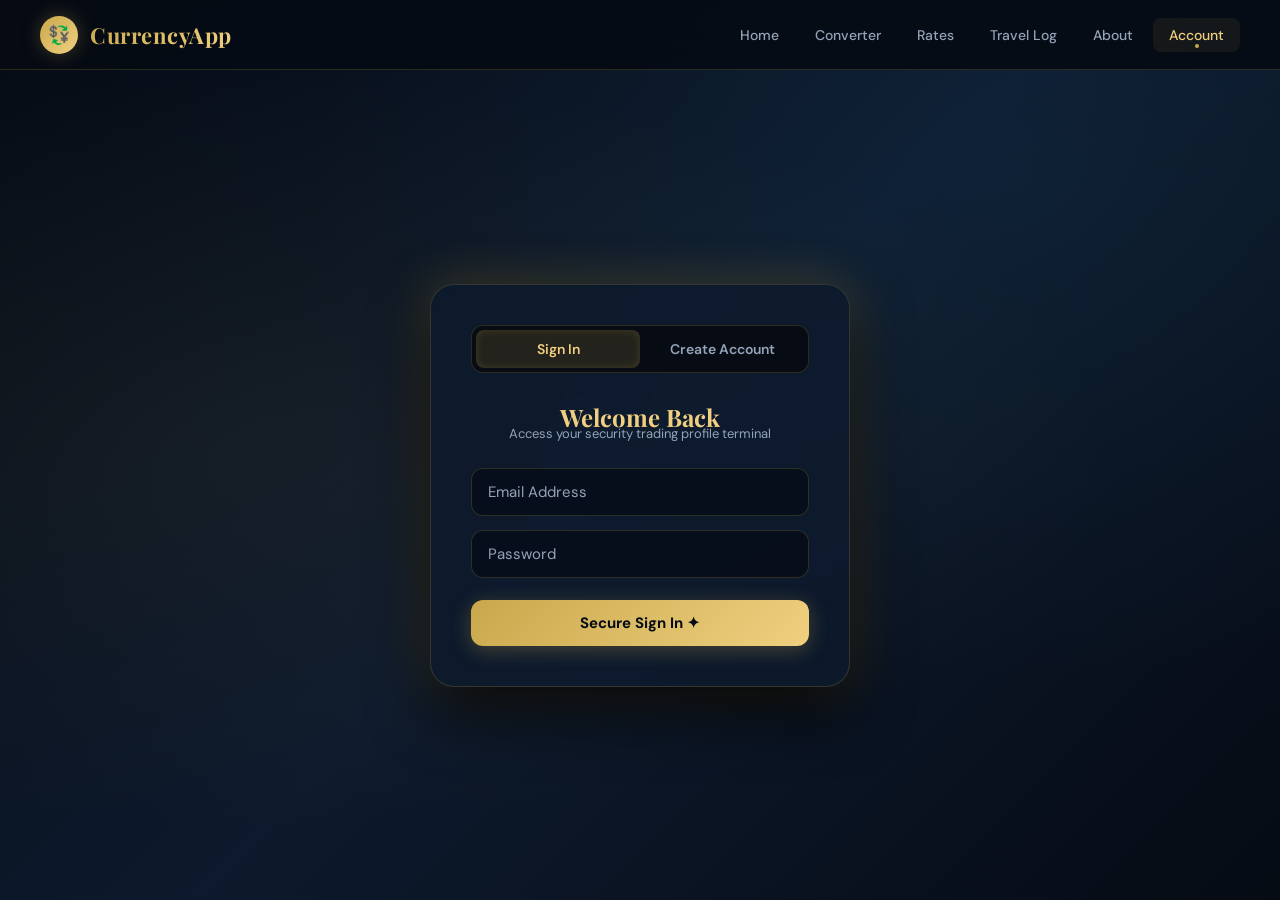
<file: login.html>
<!DOCTYPE html>
<html lang="en">
<head>
<meta charset="UTF-8">
<meta name="viewport" content="width=device-width, initial-scale=1.0">
<title>Account — CurrencyApp</title>
<link rel="stylesheet" href="style.css">
<style>
.auth-page {
  position: relative;
  min-height: calc(100vh - 70px);
  display: flex;
  flex-direction: column;
}
.auth-page::before {
  content: '';
  position: absolute;
  inset: 0;
  background: url('https://images.unsplash.com/photo-1559526324-4b87b5e36e44?w=1600&auto=format&fit=crop&q=80') no-repeat center/cover;
  opacity: 0.08;
  z-index: 0;
}
.auth-wrapper {
  position: relative;
  z-index: 1;
  flex: 1;
  display: flex;
  justify-content: center;
  align-items: center;
  padding: 60px 20px;
}
.auth-card {
  display: flex;
  flex-direction: column;
  gap: 20px;
  background: rgba(13,26,45,0.85);
  backdrop-filter: blur(20px);
  border: 1px solid var(--border);
  padding: 40px;
  border-radius: 24px;
  width: 100%;
  max-width: 420px;
  box-shadow: 0 24px 60px rgba(0,0,0,0.85), 0 0 50px var(--gold-glow);
}

.auth-toggle-header {
  display: flex;
  background: var(--bg-deep);
  border: 1px solid var(--border);
  border-radius: 12px;
  padding: 4px;
  margin-bottom: 8px;
}
.auth-tab {
  flex: 1;
  text-align: center;
  padding: 10px;
  color: var(--text-muted);
  font-size: 14px;
  font-weight: 600;
  cursor: pointer;
  border-radius: 8px;
  transition: all 0.3s ease;
}
.auth-tab.active {
  background: rgba(201,168,76,0.15);
  color: var(--gold-light);
  box-shadow: inset 0 0 8px rgba(201,168,76,0.2);
}

.auth-form-container {
  display: none;
}
.auth-form-container.active {
  display: flex;
  flex-direction: column;
  gap: 16px;
  animation: fadeInForm 0.4s ease forwards;
}

@keyframes fadeInForm {
  from { opacity: 0; transform: translateY(8px); }
  to { opacity: 1; transform: translateY(0); }
}

.auth-card h2 {
  font-family: 'Playfair Display', serif;
  font-size: 24px;
  color: var(--gold-light);
  text-align: center;
  margin-bottom: 4px;
}
.auth-subtitle {
  font-size: 13px;
  color: var(--text-muted);
  text-align: center;
  margin-top: -12px;
  margin-bottom: 10px;
}

.checkbox-row {
  display: flex;
  align-items: center;
  gap: 8px;
  font-size: 13px;
  color: var(--text-muted);
  margin-top: 4px;
}
.checkbox-row input {
  width: auto;
  margin: 0;
  cursor: pointer;
}

/* Custom error prompt warning badge block */
.auth-error-badge {
  display: none;
  background: rgba(248,113,113,0.1);
  border: 1px solid #f87171;
  color: #f87171;
  padding: 10px 14px;
  border-radius: 10px;
  font-size: 13px;
  text-align: center;
  font-weight: 500;
}

/* ── UNIVERSAL FOOTER CONTACT INTEGRATION ── */
.footer-contact-wrapper {
  max-width: 1100px;
  margin: 0 auto;
  padding: 40px 20px 20px 20px;
  display: grid;
  grid-template-columns: 1fr 1.4fr;
  gap: 50px;
  text-align: left;
}
.footer-info-col h3, .footer-form-col h3 {
  font-family: 'Playfair Display', serif;
  color: var(--gold-light);
  margin-bottom: 16px;
  font-size: 22px;
}
.footer-info-col p {
  color: var(--text-muted);
  font-size: 14px;
  line-height: 1.7;
  margin-bottom: 24px;
}
#footer-success-msg {
  display: none;
  text-align: center;
  color: var(--gold-light);
  font-size: 14px;
  margin-top: 6px;
  padding: 12px;
  background: rgba(201,168,76,0.07);
  border-radius: 10px;
  border: 1px solid var(--border);
}
@media (max-width: 768px) {
  .footer-contact-wrapper { grid-template-columns: 1fr; gap: 36px; padding: 30px 10px; }
}
</style>
</head>
<body>

<header>
  <div class="header-logo">
    <div class="logo-icon">💱</div>
    <h1>CurrencyApp</h1>
  </div>
  <nav>
  <a href="index.html">Home</a>
  <a href="converter.html">Converter</a>
  <a href="rates.html">Rates</a>
  <a href="travel.html">Travel Log</a>
  <a href="about.html">About</a>
  <a href="login.html" class="active" id="nav-auth-link">Account</a>
</nav>
</header>

<div class="auth-page">
  <div class="auth-wrapper">
    <div class="auth-card">
      
      <div class="auth-toggle-header">
        <div class="auth-tab active" id="tab-login" onclick="switchAuthTab('login')">Sign In</div>
        <div class="auth-tab" id="tab-signup" onclick="switchAuthTab('signup')">Create Account</div>
      </div>

      <div class="auth-error-badge" id="authErrorMsg">You already have an account</div>

      <div class="auth-form-container active" id="form-login">
        <div>
          <h2>Welcome Back</h2>
          <p class="auth-subtitle">Access your security trading profile terminal</p>
        </div>
        <div class="form-group">
          <input type="email" id="loginEmail" placeholder="Email Address">
          <input type="password" id="loginPassword" placeholder="Password">
          <button type="button" onclick="handleAuthSubmit('login')">Secure Sign In ✦</button>
        </div>
      </div>

      <div class="auth-form-container" id="form-signup">
        <div>
          <h2>Join CurrencyApp</h2>
          <p class="auth-subtitle">Create a free premium account space portfolio</p>
        </div>
        <div class="form-group">
          <input type="text" id="signupName" placeholder="Full Name">
          <input type="email" id="signupEmail" placeholder="Email Address">
          <input type="password" id="signupPassword" placeholder="Choose Password">
          <button type="button" onclick="handleAuthSubmit('signup')">Register Portfolio ✦</button>
        </div>
      </div>

    </div>
  </div>
</div>
<script>
  // Check if user session already exists on page landing execution
if (localStorage.getItem('activeUser')) {
  window.location.href = 'profile.html';
}

function switchAuthTab(targetState) {
  document.getElementById('authErrorMsg').style.display = 'none';
  document.getElementById('tab-login').classList.remove('active');
  document.getElementById('tab-signup').classList.remove('active');
  document.getElementById('form-login').classList.remove('active');
  document.getElementById('form-signup').classList.remove('active');

  if (targetState === 'login') {
    document.getElementById('tab-login').classList.add('active');
    document.getElementById('form-login').classList.add('active');
  } else {
    document.getElementById('tab-signup').classList.add('active');
    document.getElementById('form-signup').classList.add('active');
  }
}

function handleAuthSubmit(mode) {
  const errorBadge = document.getElementById('authErrorMsg');
  errorBadge.style.display = 'none';

  // Load database arrays registry array mapping structure safely
  let userRegistry = JSON.parse(localStorage.getItem('userRegistry')) || [];

  if (mode === 'login') {
    const email = document.getElementById('loginEmail').value.trim().toLowerCase();
    const pass = document.getElementById('loginPassword').value.trim();
    
    if (!email || !pass) {
      showError("Please enter your credentials.");
      return;
    }

    // Cross-match credentials against local structures registry lines
    const matchedUser = userRegistry.find(u => u.email === email && u.password === pass);

    if (matchedUser) {
      localStorage.setItem('activeUser', JSON.stringify({ name: matchedUser.name, email: matchedUser.email }));
      window.location.href = "profile.html";
    } else {
      showError("Invalid email address or secure password profile match.");
    }

  } else {
    const name = document.getElementById('signupName').value.trim();
    const email = document.getElementById('signupEmail').value.trim().toLowerCase();
    const pass = document.getElementById('signupPassword').value.trim();
    
    if (!name || !email || !pass) {
      showError("Please populate all text criteria fields.");
      return;
    }

    // CRITICAL CORE LOGIC: Inspect database entries duplicates values
    const accountExists = userRegistry.some(u => u.email === email);

    if (accountExists) {
      showError("You already have an account");
      return;
    }

    // Push profile record blocks entries safely
    const newUserRecord = { name: name, email: email, password: pass };
    userRegistry.push(newUserRecord);
    localStorage.setItem('userRegistry', JSON.stringify(userRegistry));

    // Sign them in automatically on account initialization structure loops
    localStorage.setItem('activeUser', JSON.stringify({ name: name, email: email }));
    window.location.href = "profile.html";
  }
}

function showError(text) {
  const badge = document.getElementById('authErrorMsg');
  badge.innerText = text;
  badge.style.display = 'block';
}

function optimizeTextArea(element) {
  // 1. Automatic height adjustment
  element.style.height = 'auto';
  element.style.height = element.scrollHeight + 'px';

  // 2. Strict 100-word limit control
  const maxWords = 100;
  const wordsArray = element.value.trim().split(/\s+/);
  
  if (wordsArray.length > maxWords && wordsArray[0] !== "") {
    element.value = wordsArray.slice(0, maxWords).join(" ");
    
    // Re-trigger height check following text truncation
    element.style.height = 'auto';
    element.style.height = element.scrollHeight + 'px';
  }
}
</script>
</body>
</html>
</file>
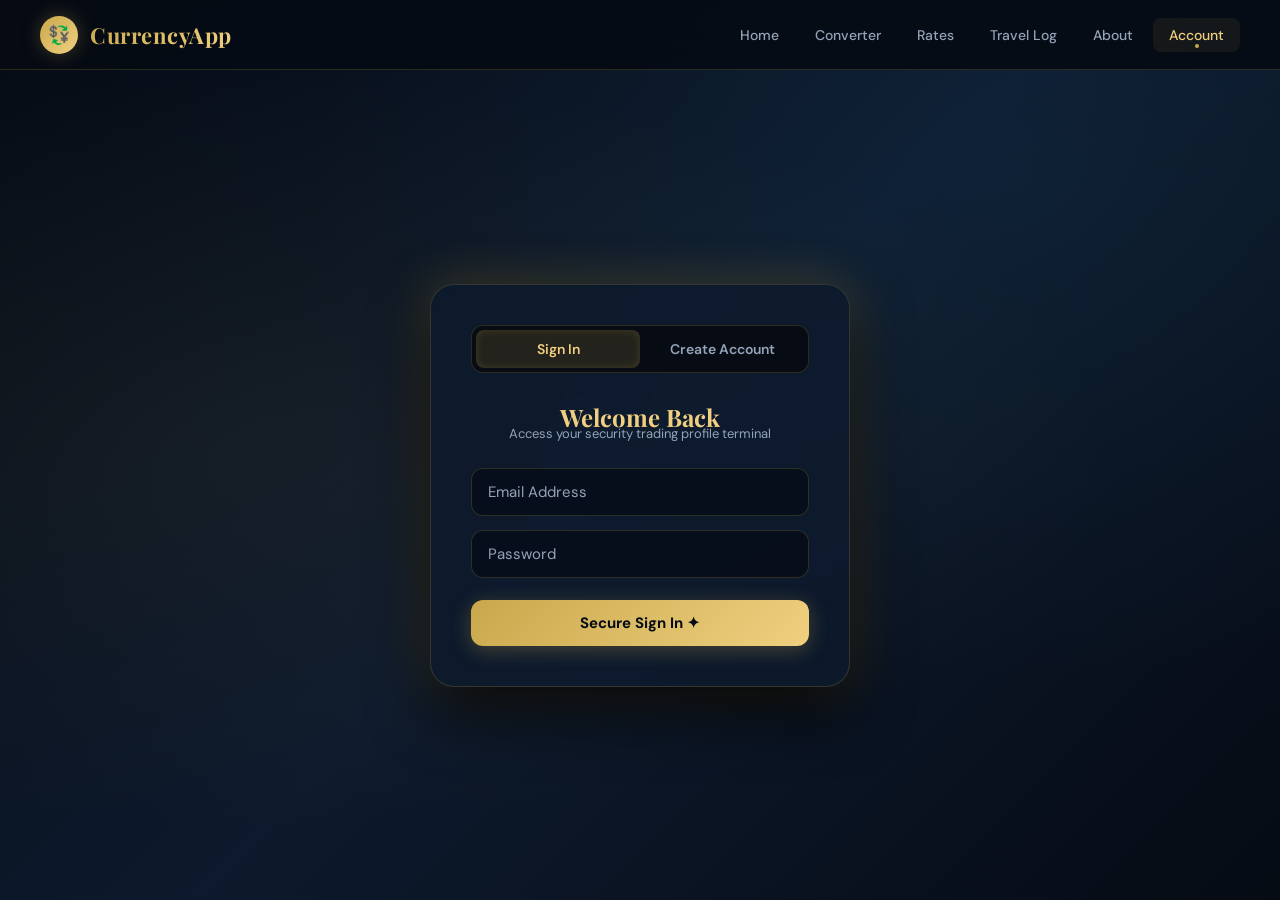
<file: profile.html>
<!DOCTYPE html>
<html lang="en">
<head>
<meta charset="UTF-8">
<meta name="viewport" content="width=device-width, initial-scale=1.0">
<title>User Profile — CurrencyApp</title>
<link rel="stylesheet" href="style.css">
<style>
/* Subtle deep security vault texture */
.profile-page {
  position: relative;
  min-height: calc(100vh - 70px);
  display: flex;
  flex-direction: column;
}
.profile-page::before {
  content: '';
  position: absolute;
  inset: 0;
  background: url('https://images.unsplash.com/photo-1454165804606-c3d57bc86b40?w=1600&auto=format&fit=crop&q=80') no-repeat center/cover;
  opacity: 0.05;
  z-index: 0;
}
.profile-wrapper {
  position: relative;
  z-index: 1;
  flex: 1;
  max-width: 900px;
  width: 100%;
  margin: 0 auto;
  padding: 50px 20px;
  display: grid;
  grid-template-columns: 1fr 2fr;
  gap: 30px;
  align-items: start;
}
@media (max-width: 768px) {
  .profile-wrapper { grid-template-columns: 1fr; }
}

/* Profile Badge Styles */
.avatar-container {
  display: flex;
  flex-direction: column;
  align-items: center;
  text-align: center;
  padding: 30px 20px;
}
.profile-avatar {
  width: 90px;
  height: 90px;
  border-radius: 50%;
  background: rgba(201,168,76,0.1);
  border: 2px solid var(--gold);
  color: var(--gold-light);
  font-size: 36px;
  display: flex;
  align-items: center;
  justify-content: center;
  margin-bottom: 16px;
  box-shadow: 0 0 20px var(--gold-glow);
}

.meta-label {
  font-size: 12px;
  color: var(--text-muted);
  text-transform: uppercase;
  letter-spacing: 1px;
  margin-bottom: 2px;
}
.meta-value {
  font-size: 16px;
  color: var(--text-bright);
  font-weight: 500;
  margin-bottom: 18px;
}

.logout-btn {
  background: transparent;
  border: 1px solid #f87171;
  color: #f87171;
  margin-top: 10px;
}
.logout-btn:hover {
  background: rgba(248,113,113,0.1);
  border-color: #ef4444;
  color: #ef4444;
}

/* ── UNIVERSAL FOOTER CONTACT INTEGRATION ── */
.footer-contact-wrapper {
  max-width: 1100px;
  margin: 0 auto;
  padding: 40px 20px 20px 20px;
  display: grid;
  grid-template-columns: 1fr 1.4fr;
  gap: 50px;
  text-align: left;
}
.footer-info-col h3, .footer-form-col h3 {
  font-family: 'Playfair Display', serif;
  color: var(--gold-light);
  margin-bottom: 16px;
  font-size: 22px;
}
.footer-info-col p {
  color: var(--text-muted);
  font-size: 14px;
  line-height: 1.7;
  margin-bottom: 24px;
}
#footer-success-msg {
  display: none;
  text-align: center;
  color: var(--gold-light);
  font-size: 14px;
  margin-top: 6px;
  padding: 12px;
  background: rgba(201,168,76,0.07);
  border-radius: 10px;
  border: 1px solid var(--border);
}
@media (max-width: 768px) {
  .footer-contact-wrapper { grid-template-columns: 1fr; gap: 36px; padding: 30px 10px; }
}
</style>
</head>
<body>

<header>
  <div class="header-logo">
    <div class="logo-icon">💱</div>
    <h1>CurrencyApp</h1>
  </div>
  <nav>
    <a href="index.html">Home</a>
    <a href="converter.html">Converter</a>
    <a href="rates.html">Rates</a>
    <a href="travel.html">Travel Log</a>
    <a href="about.html">About</a>
    <a href="profile.html" class="active" id="nav-profile-link">Profile</a>
  </nav>
</header>

<div class="profile-page">
  <div class="profile-wrapper">
    
    <div class="glass-card avatar-container">
      <div class="profile-avatar">👤</div>
      <h3 id="profile-card-name" style="font-family: 'Playfair Display', serif; color: var(--gold-light); margin-bottom: 4px; font-size: 20px;">User Account</h3>
      <p style="font-size: 13px; color: var(--text-muted); margin-bottom: 20px;">Premium Client Tier</p>
      <button class="logout-btn" onclick="handleLogout()">Secure Log Out</button>
    </div>

    <div class="glass-card" style="padding: 36px;">
      <h3 style="font-family: 'Playfair Display', serif; color: var(--gold-light); margin-bottom: 24px; font-size: 22px; border-bottom: 1px solid var(--border); padding-bottom: 10px;">Security Profile Parameters</h3>
      
      <div class="meta-label">Client Identity Name</div>
      <div class="meta-value" id="profile-info-name">Loading...</div>
      
      <div class="meta-label">Registered Electronic Mail</div>
      <div class="meta-value" id="profile-info-email">Loading...</div>
      
      <div class="meta-label">Terminal Status Key</div>
      <div class="meta-value" style="color: #4ade80; font-weight: bold;">✓ Verification Confirmed (Active Local Session)</div>
      
      <div style="margin-top: 30px; padding: 16px; background: rgba(201,168,76,0.03); border: 1px solid var(--border); border-radius: 12px; font-size: 13px; color: var(--text-muted); line-height: 1.6;">
        🔒 Your session keys are fully processed locally using client-side sandbox container parameters. No personal authentication registries are broadcasted across open networks.
      </div>
    </div>

  </div>
</div>
<script>
  const activeUser = JSON.parse(localStorage.getItem('activeUser'));

if (!activeUser) {
  window.location.href = 'login.html';
} else {
  document.getElementById('profile-card-name').innerText = activeUser.name;
  document.getElementById('profile-info-name').innerText = activeUser.name;
  document.getElementById('profile-info-email').innerText = activeUser.email;
}

function handleLogout() {
  localStorage.removeItem('activeUser');
  localStorage.removeItem('rateAlerts');
  localStorage.removeItem('tripExpenses');
  window.location.href = 'login.html';
}
</script>
</body>
</html>
</file>
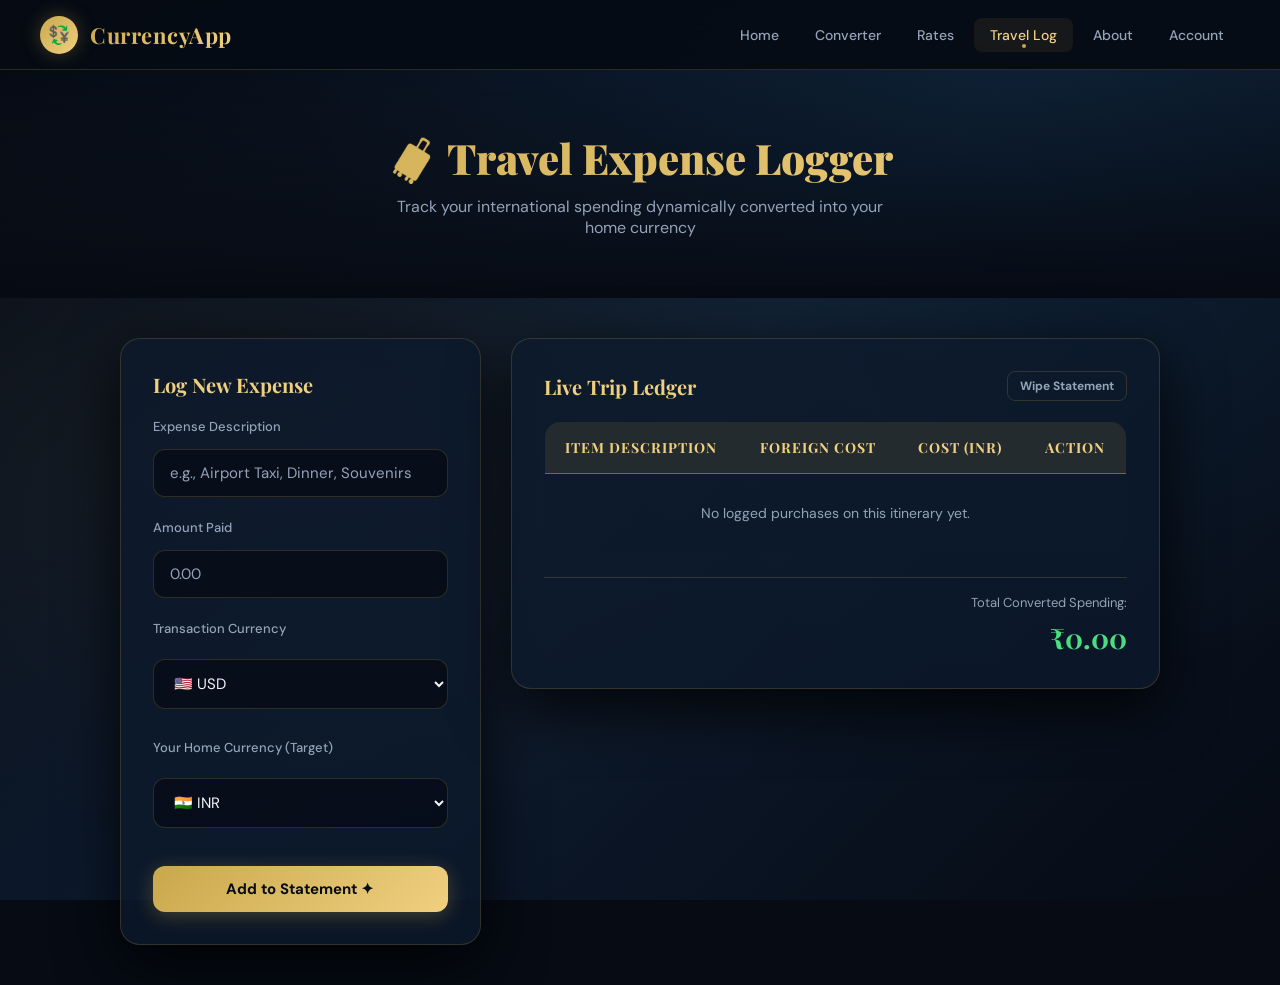
<file: travel.html>
<!DOCTYPE html>
<html lang="en">
<head>
<meta charset="UTF-8">
<meta name="viewport" content="width=device-width, initial-scale=1.0">
<title>Travel Log — CurrencyApp</title>
<link rel="stylesheet" href="style.css">
<style>
/* Dark atmospheric passport & travel flatlay background */
.page-banner::before {
  background: url('https://images.unsplash.com/photo-1488646953014-85cb44e25828?w=1600&auto=format&fit=crop&q=80') no-repeat center/cover !important;
}

/* Two-column layout matching the app structure */
.travel-grid {
  display: grid;
  grid-template-columns: 1fr 1.8fr;
  gap: 30px;
  align-items: start;
}

@media (max-width: 900px) {
  .travel-grid { grid-template-columns: 1fr; }
}

/* Custom styling for the item actions */
.delete-btn {
  background: transparent;
  color: #f87171;
  border: 1px solid rgba(248,113,113,0.3);
  padding: 6px 12px;
  border-radius: 8px;
  cursor: pointer;
  font-size: 12px;
  box-shadow: none;
  width: auto;
  display: inline-block;
  margin: 0;
}

.delete-btn:hover {
  background: rgba(248,113,113,0.1);
  box-shadow: 0 0 10px rgba(248,113,113,0.2);
  border-color: #f87171;
  transform: translateY(-1px);
}

.total-display {
  font-family: 'Playfair Display', serif;
  font-size: 28px;
  color: #4ade80;
  font-weight: bold;
  margin-top: 8px;
}
</style>
</head>
<body>

<header>
  <div class="header-logo">
    <div class="logo-icon">💱</div>
    <h1>CurrencyApp</h1>
  </div>
  <nav>
  <a href="index.html">Home</a>
  <a href="converter.html">Converter</a>
  <a href="rates.html">Rates</a>
  <a href="travel.html" class="active">Travel Log</a>
  <a href="about.html">About</a>
  <a href="login.html" id="nav-auth-link">Account</a>
</nav>
</header>

<div class="page-banner">
  <div class="banner-content">
    <h2>🧳 Travel Expense Logger</h2>
    <p>Track your international spending dynamically converted into your home currency</p>
  </div>
</div>

<div class="container">
  <div class="travel-grid">
    
    <div class="glass-card">
      <h3 style="color: var(--gold-light); margin-bottom: 20px; font-family: 'Playfair Display', serif; font-size: 20px;">Log New Expense</h3>
      <div class="form-group">
        <label style="font-size: 13px; color: var(--text-muted); font-weight: 500;">Expense Description</label>
        <input type="text" id="expenseName" placeholder="e.g., Airport Taxi, Dinner, Souvenirs">
        
        <label style="font-size: 13px; color: var(--text-muted); font-weight: 500; margin-top: 8px;">Amount Paid</label>
        <input type="number" id="expenseAmount" placeholder="0.00" min="0" step="0.01">
        
        <label style="font-size: 13px; color: var(--text-muted); font-weight: 500; margin-top: 8px;">Transaction Currency</label>
        <select id="expenseCurrency">
          <option value="USD">🇺🇸 USD</option>
          <option value="EUR">🇪🇺 EUR</option>
          <option value="GBP">🇬🇧 GBP</option>
          <option value="JPY">🇯🇵 JPY</option>
          <option value="AUD">🇦🇺 AUD</option>
          <option value="CAD">🇨🇦 CAD</option>
          <option value="AED">🇦🇪 AED</option>
          <option value="SGD">🇸🇬 SGD</option>
          <option value="CHF">🇨🇭 CHF</option>
          <option value="INR">🇮🇳 INR</option>
        </select>
        
        <label style="font-size: 13px; color: var(--text-muted); font-weight: 500; margin-top: 8px;">Your Home Currency (Target)</label>
        <select id="homeCurrency" onchange="recalculateAllExpenses()">
          <option value="INR" selected>🇮🇳 INR</option>
          <option value="USD">🇺🇸 USD</option>
          <option value="EUR">🇪🇺 EUR</option>
          <option value="GBP">🇬🇧 GBP</option>
        </select>
        
        <button type="button" onclick="addExpense()" style="margin-top: 16px;">Add to Statement ✦</button>
      </div>
    </div>
    
    <div class="glass-card" style="overflow-x: auto;">
      <div style="display: flex; justify-content: space-between; align-items: center; margin-bottom: 20px; gap: 10px;">
        <h3 style="color: var(--gold-light); font-family: 'Playfair Display', serif; font-size: 20px;">Live Trip Ledger</h3>
        <button type="button" class="delete-btn" onclick="clearAllExpenses()" style="color: var(--text-muted); border-color: var(--border);">Wipe Statement</button>
      </div>
      
      <table class="styled-table" id="expenseTable">
        <thead>
          <tr>
            <th>Item Description</th>
            <th>Foreign Cost</th>
            <th id="tableHomeHeader">Cost (INR)</th>
            <th style="text-align: center;">Action</th>
          </tr>
        </thead>
        <tbody id="expenseList">
          </tbody>
      </table>
      
      <div style="margin-top: 24px; text-align: right; border-top: 1px solid var(--border); padding-top: 16px;">
        <span style="font-size: 13px; color: var(--text-muted); display: block;">Total Converted Spending:</span>
        <div class="total-display" id="runningTotal">₹0.00</div>
      </div>
    </div>

  </div>
</div>
<script>
  // Fetch the active session to build a unique storage container identifier
const activeUser = JSON.parse(localStorage.getItem('activeUser'));
const travelStorageKey = activeUser ? `tripExpenses_${activeUser.email}` : 'tripExpenses_guest';

// State management directly linked into user-specific browser storage cache
let tripExpenses = JSON.parse(localStorage.getItem(travelStorageKey)) || [];

async function addExpense() {
  const nameInput = document.getElementById('expenseName');
  const amountInput = document.getElementById('expenseAmount');
  const expenseCurr = document.getElementById('expenseCurrency').value;
  const homeCurr = document.getElementById('homeCurrency').value;

  const name = nameInput.value.trim();
  const amount = parseFloat(amountInput.value);

  if (!name || !amount || amount <= 0) {
    alert("Please enter a valid descriptive title and positive cost value.");
    return;
  }

  try {
    let finalConverted = amount;
    
    // Call matrix parameters if currency pairs aren't identical
    if (expenseCurr !== homeCurr) {
      const response = await fetch(`https://open.er-api.com/v6/latest/${expenseCurr}`);
      const data = await response.json();
      finalConverted = amount * data.rates[homeCurr];
    }

    const newItem = {
      id: Date.now(),
      name: name,
      foreignAmount: amount,
      foreignCurrency: expenseCurr,
      convertedAmount: finalConverted
    };

    tripExpenses.push(newItem);
    localStorage.setItem(travelStorageKey, JSON.stringify(tripExpenses));
    
    // Clear user entry positions
    nameInput.value = "";
    amountInput.value = "";
    
    renderExpenses();
  } catch (e) {
    console.error(e);
    alert("Network error: Unable to pull exchange rates for conversion.");
  }
}

function renderExpenses() {
  const listContainer = document.getElementById('expenseList');
  const homeCurr = document.getElementById('homeCurrency').value;
  const totalBox = document.getElementById('runningTotal');
  document.getElementById('tableHomeHeader').innerText = `Cost (${homeCurr})`;

  listContainer.innerHTML = "";
  let aggregateTotal = 0;

  if (tripExpenses.length === 0) {
    listContainer.innerHTML = `<tr><td colspan="4" style="text-align: center; color: var(--text-muted); padding: 30px 20px; font-size: 14px;">No logged purchases on this itinerary yet.</td></tr>`;
    totalBox.innerText = `${getCurrencySymbol(homeCurr)}0.00`;
    return;
  }

  tripExpenses.forEach((item, index) => {
    aggregateTotal += item.convertedAmount;
    listContainer.innerHTML += `
      <tr>
        <td style="color: var(--text-bright); font-weight: 500;">${item.name}</td>
        <td style="color: var(--text-muted);">${item.foreignAmount.toFixed(2)} ${item.foreignCurrency}</td>
        <td style="color: #4ade80; font-weight: 600;">${getCurrencySymbol(homeCurr)}${item.convertedAmount.toFixed(2)}</td>
        <td style="text-align: center;">
          <button type="button" class="delete-btn" onclick="deleteExpense(${index})">✕ Remove</button>
        </td>
      </tr>
    `;
  });

  totalBox.innerText = `${getCurrencySymbol(homeCurr)}${aggregateTotal.toFixed(2)}`;
}

function deleteExpense(index) {
  tripExpenses.splice(index, 1);
  localStorage.setItem(travelStorageKey, JSON.stringify(tripExpenses));
  renderExpenses();
}

function clearAllExpenses() {
  if (confirm("Are you confident you want to delete all line entries from this travel record sheet?")) {
    tripExpenses = [];
    localStorage.removeItem(travelStorageKey);
    renderExpenses();
  }
}

async function recalculateAllExpenses() {
  const homeCurr = document.getElementById('homeCurrency').value;
  if (tripExpenses.length === 0) {
    renderExpenses();
    return;
  }

  document.getElementById('runningTotal').innerText = "Recalculating conversion matrices...";
  
  try {
    for (let item of tripExpenses) {
      if (item.foreignCurrency === homeCurr) {
        item.convertedAmount = item.foreignAmount;
      } else {
        const response = await fetch(`https://open.er-api.com/v6/latest/${item.foreignCurrency}`);
        const data = await response.json();
        item.convertedAmount = item.foreignAmount * data.rates[homeCurr];
      }
    }
    localStorage.setItem(travelStorageKey, JSON.stringify(tripExpenses));
    renderExpenses();
  } catch (e) {
    console.error(e);
  }
}

function getCurrencySymbol(code) {
  switch(code) {
    case 'INR': return '₹';
    case 'USD': return '$';
    case 'EUR': return '€';
    case 'GBP': return '£';
    default: return code + ' ';
  }
}

window.onload = function() {
  renderExpenses();
};
</script>
</body>
</html>
</file>
<file: style.css>
/* ================================
   CURRENCY APP — STYLE SHEET
   ================================ */

@import url('https://fonts.googleapis.com/css2?family=Playfair+Display:wght@400;700;900&family=DM+Sans:wght@300;400;500;600&display=swap');


/* ── 1. COLOR & THEME VARIABLES ──
   Define all colors here once.
   Use var(--name) anywhere below. */
:root {
  --bg-deep:       #060b14;               /* darkest background */
  --bg-dark:       #0d1a2d;               /* slightly lighter background */
  --bg-card:       rgba(13,26,45,0.75);   /* card/panel background */
  --gold:          #c9a84c;               /* main gold color */
  --gold-light:    #f0d080;               /* lighter gold for text */
  --gold-glow:     rgba(201,168,76,0.3);  /* gold glow for shadows */
  --text-bright:   #f1f5f9;              /* main white text */
  --text-muted:    #94a3b8;              /* grey/dim text */
  --border:        rgba(201,168,76,0.2);  /* subtle gold border */
  --border-strong: rgba(201,168,76,0.5);  /* brighter gold border */
  --shadow:        0 20px 60px rgba(0,0,0,0.8);
}


/* ── 2. RESET ──
   Remove default browser spacing on everything. */
*, *::before, *::after {
  box-sizing: border-box;
  margin: 0;
  padding: 0;
}

html { scroll-behavior: smooth; }


/* ── 3. BODY ──
   Base page styles + background gradient. */
body {
  font-family: 'DM Sans', sans-serif;
  background: var(--bg-deep);
  color: var(--text-bright);
  min-height: 100vh;
  overflow-x: hidden;
}

/* Decorative glowing gradient placed behind everything */
body::before {
  content: '';
  position: fixed;
  inset: 0;
  background:
    radial-gradient(ellipse at 20% 50%, rgba(201,168,76,0.06) 0%, transparent 60%),
    radial-gradient(ellipse at 80% 20%, rgba(56,189,248,0.05) 0%, transparent 50%),
    linear-gradient(135deg, #060b14 0%, #0d1a2d 50%, #060b14 100%);
  z-index: -2;
  pointer-events: none;
}


/* ── 4. HEADER ── */
header {
  position: sticky;
  top: 0;
  z-index: 100;
  height: 70px;
  padding: 0 40px;
  display: flex;
  align-items: center;
  justify-content: space-between;
  background: rgba(6,11,20,0.92);
  backdrop-filter: blur(20px);
  border-bottom: 1px solid var(--border);
}

/* Logo row (icon + app name) */
.header-logo { display: flex; align-items: center; gap: 12px; }

.logo-icon {
  width: 38px;
  height: 38px;
  border-radius: 50%;
  background: linear-gradient(135deg, var(--gold), var(--gold-light));
  display: flex;
  align-items: center;
  justify-content: center;
  font-size: 18px;
  box-shadow: 0 0 20px var(--gold-glow);
}

/* Reusable gold gradient text — used on h1, footer logo, banners */
.gold-text,
header h1,
footer .footer-logo {
  font-family: 'Playfair Display', serif;
  background: linear-gradient(135deg, var(--gold), var(--gold-light));
  -webkit-background-clip: text;
  -webkit-text-fill-color: transparent;
  background-clip: text;
}

header h1 { font-size: 22px; font-weight: 700; letter-spacing: 0.5px; }


/* ── 5. NAV LINKS ── */
nav { display: flex; align-items: center; gap: 4px; }

nav a {
  padding: 8px 16px;
  border-radius: 8px;
  color: var(--text-muted);
  text-decoration: none;
  font-size: 14px;
  font-weight: 500;
  position: relative;
  transition: all 0.25s ease;
}

nav a:hover,
nav a.active {
  color: var(--gold-light);
  background: rgba(201,168,76,0.08);
}

/* Small gold dot under active link */
nav a.active::after {
  content: '';
  position: absolute;
  bottom: 4px;
  left: 50%;
  transform: translateX(-50%);
  width: 4px;
  height: 4px;
  border-radius: 50%;
  background: var(--gold);
}


/* ── 6. FOOTER ── */
footer {
  margin-top: 60px;
  padding: 30px 20px;
  text-align: center;
  background: rgba(6,11,20,0.95);
  border-top: 1px solid var(--border);
}

footer .footer-inner { display: flex; flex-direction: column; align-items: center; gap: 8px; }
footer .footer-logo  { font-size: 18px; }
footer p             { color: var(--text-muted); font-size: 13px; }


/* ── 7. PAGE BANNER ──
   The big title area at the top of each page. */
.page-banner {
  position: relative;
  padding: 60px 40px;
  text-align: center;
  overflow: hidden;
}

/* Background image, dimmed */
.page-banner::before {
  content: '';
  position: absolute;
  inset: 0;
  background: url('currency-bg.png') no-repeat center/cover;
  opacity: 0.12;
  z-index: 0;
}

/* Fade-to-dark overlay at bottom */
.page-banner::after {
  content: '';
  position: absolute;
  inset: 0;
  background: linear-gradient(to bottom, transparent, var(--bg-deep));
  z-index: 1;
}

.page-banner .banner-content { position: relative; z-index: 2; }

.page-banner h2 {
  font-family: 'Playfair Display', serif;
  font-size: 42px;
  font-weight: 900;
  background: linear-gradient(135deg, var(--gold), var(--gold-light));
  -webkit-background-clip: text;
  -webkit-text-fill-color: transparent;
  background-clip: text;
  margin-bottom: 10px;
}

.page-banner p { color: var(--text-muted); font-size: 16px; max-width: 500px; margin: 0 auto; }


/* ── 8. LAYOUT HELPERS ── */

/* Centered content wrapper */
.container { max-width: 1100px; margin: 0 auto; padding: 40px 30px; }

/* Frosted glass card */
.glass-card {
  background: var(--bg-card);
  backdrop-filter: blur(16px);
  border: 1px solid var(--border);
  border-radius: 20px;
  padding: 32px;
  box-shadow: var(--shadow);
  transition: border-color 0.3s ease;
}
.glass-card:hover { border-color: var(--border-strong); }

/* Section heading with a line after it */
.section-title {
  font-family: 'Playfair Display', serif;
  font-size: 28px;
  font-weight: 700;
  color: var(--gold-light);
  margin-bottom: 24px;
  display: flex;
  align-items: center;
  gap: 12px;
}
.section-title::after {
  content: '';
  flex: 1;
  height: 1px;
  background: linear-gradient(to right, var(--border-strong), transparent);
}


/* ── 9. FORM ELEMENTS ──
   Shared styles for input, select, textarea. */
input, select, textarea {
  width: 100%;
  padding: 13px 16px;
  margin: 8px 0;
  border: 1px solid var(--border);
  border-radius: 12px;
  background: rgba(6,11,20,0.7);
  color: var(--text-bright);
  font-family: 'DM Sans', sans-serif;
  font-size: 15px;
  outline: none;
  transition: border-color 0.25s, box-shadow 0.25s;
}

input:focus, select:focus, textarea:focus {
  border-color: var(--gold);
  box-shadow: 0 0 0 3px var(--gold-glow);
}

input::placeholder, textarea::placeholder { color: var(--text-muted); }
select option { background: var(--bg-dark); }
textarea { 
  resize: none;            /* Disables the manual dragging cursor corner */
  min-height: 120px;       /* Keeps your current layout height */
  overflow-y: hidden;      /* Prevents ugly scrollbars from showing up while typing */
  transition: height 0.1s ease; /* Makes the automatic growth smooth */
}


/* ── 10. BUTTONS ──
   .btn = link-style button (inline)
   button = full-width form button */

/* Shared gold button styles */
.btn, button {
  background: linear-gradient(135deg, var(--gold), var(--gold-light));
  color: #060b14;
  border: none;
  border-radius: 12px;
  font-family: 'DM Sans', sans-serif;
  font-size: 15px;
  font-weight: 700;
  cursor: pointer;
  transition: all 0.25s ease;
  box-shadow: 0 4px 20px var(--gold-glow);
}

.btn         { display: inline-block; padding: 13px 28px; text-decoration: none; letter-spacing: 0.5px; }
button       { display: block; width: 100%; padding: 13px; margin-top: 8px; }

.btn:hover,
button:hover { transform: translateY(-2px); box-shadow: 0 8px 30px rgba(201,168,76,0.5); }
.btn:active  { transform: translateY(0); }


/* ── 11. TABLE ── */
.styled-table {
  width: 100%;
  border-collapse: collapse;
  background: var(--bg-card);
  border: 1px solid var(--border);
  border-radius: 16px;
  overflow: hidden;
}

.styled-table th {
  padding: 16px 20px;
  background: rgba(201,168,76,0.12);
  color: var(--gold-light);
  font-family: 'Playfair Display', serif;
  font-size: 14px;
  font-weight: 700;
  letter-spacing: 1px;
  text-transform: uppercase;
  text-align: left;
  border-bottom: 1px solid var(--border-strong);
}

.styled-table td {
  padding: 14px 20px;
  font-size: 15px;
  border-bottom: 1px solid var(--border);
  transition: background 0.2s;
}

.styled-table tr:last-child td { border-bottom: none; }
.styled-table tr:hover td      { background: rgba(201,168,76,0.05); }


/* ── 12. RATES PAGE ── */

/* Grid of small currency cards */
.rates-flex {
  display: grid;
  grid-template-columns: repeat(auto-fit, minmax(160px, 1fr));
  gap: 16px;
  margin-bottom: 40px;
}

.rate-card {
  background: var(--bg-card);
  border: 1px solid var(--border);
  border-radius: 16px;
  padding: 24px 16px;
  text-align: center;
  transition: all 0.3s ease;
}

.rate-card:hover {
  border-color: var(--gold);
  transform: translateY(-4px);
  box-shadow: 0 12px 30px var(--gold-glow);
}

.rate-card .flag { font-size: 28px; margin-bottom: 8px; }
.rate-card h3    { font-size: 13px; color: var(--text-muted); margin-bottom: 8px; }
.rate-card p     { font-family: 'Playfair Display', serif; font-size: 22px; color: var(--gold-light); }

/* Grid of trend chart cards */
.graphs { display: grid; grid-template-columns: repeat(auto-fit, minmax(280px, 1fr)); gap: 20px; margin-top: 20px; }

.graph-card {
  background: var(--bg-card);
  border: 1px solid var(--border);
  border-radius: 16px;
  padding: 20px;
  transition: border-color 0.3s;
}
.graph-card:hover    { border-color: var(--border-strong); }
.graph-card h3       { font-family: 'Playfair Display', serif; color: var(--gold-light); font-size: 16px; margin-bottom: 14px; }
.graph-card img      { width: 100%; border-radius: 10px; opacity: 0.9; }


/* ── 13. CONVERTER PAGE ── */
.converter-wrapper {
  display: flex;
  justify-content: center;
  align-items: center;
  min-height: calc(100vh - 200px);
  padding: 40px 20px;
}

.converter-card {
  display: flex;
  flex-direction: column;
  gap: 16px;
  width: 100%;
  max-width: 420px;
  padding: 36px;
  background: var(--bg-card);
  backdrop-filter: blur(20px);
  border: 1px solid var(--border);
  border-radius: 24px;
  box-shadow: 0 24px 60px rgba(0,0,0,0.8), 0 0 40px var(--gold-glow);
}

.converter-card h2 { font-family: 'Playfair Display', serif; font-size: 24px; text-align: center; color: var(--gold-light); }

/* Side-by-side amount input + currency selector */
.row               { display: flex; gap: 10px; }
.row input         { flex: 2; margin: 0; }
.row select        { flex: 1; margin: 0; }

/* Swap icon between the two rows */
.swap              { text-align: center; font-size: 24px; cursor: pointer; color: var(--gold); transition: transform 0.3s, color 0.3s; user-select: none; }
.swap:hover        { transform: rotate(180deg); color: var(--gold-light); }

/* Result display box */
.result {
  text-align: center;
  font-family: 'Playfair Display', serif;
  font-size: 20px;
  color: var(--gold-light);
  padding: 16px;
  background: rgba(201,168,76,0.07);
  border: 1px solid var(--border);
  border-radius: 12px;
}


/* ── 14. ABOUT PAGE ── */
.about-grid          { display: grid; grid-template-columns: 1fr 1fr; gap: 30px; margin-bottom: 40px; }

.about-image-wrap    { border-radius: 20px; overflow: hidden; border: 1px solid var(--border); position: relative; }
.about-image-wrap img { width: 100%; height: 100%; object-fit: cover; display: block; opacity: 0.85; }

/* Subtle gold tint overlay on image */
.about-image-wrap::after {
  content: '';
  position: absolute;
  inset: 0;
  background: linear-gradient(135deg, rgba(201,168,76,0.1), transparent);
  pointer-events: none;
}

.about-text h2 { font-family: 'Playfair Display', serif; font-size: 32px; font-weight: 900; color: var(--gold-light); margin-bottom: 16px; line-height: 1.2; }
.about-text p  { color: var(--text-muted); font-size: 16px; line-height: 1.8; margin-bottom: 14px; }

/* List of features with icon boxes */
.feature-list     { list-style: none; display: flex; flex-direction: column; gap: 12px; margin-top: 20px; }
.feature-list li  { display: flex; align-items: center; gap: 12px; font-size: 15px; }
.feature-list .icon {
  width: 36px; height: 36px;
  border-radius: 10px;
  background: rgba(201,168,76,0.12);
  border: 1px solid var(--border);
  display: flex; align-items: center; justify-content: center;
  font-size: 16px; flex-shrink: 0;
}

/* Stats row (3 numbered boxes) */
.stats-row       { display: grid; grid-template-columns: repeat(3, 1fr); gap: 20px; margin-top: 30px; }
.stat-box        { background: var(--bg-card); border: 1px solid var(--border); border-radius: 16px; padding: 24px; text-align: center; }
.stat-box .num   { font-family: 'Playfair Display', serif; font-size: 36px; font-weight: 900; color: var(--gold-light); }
.stat-box .label { color: var(--text-muted); font-size: 13px; margin-top: 4px; }


/* ── 15. CONTACT PAGE ── */
.contact-grid    { display: grid; grid-template-columns: 1fr 1.5fr; gap: 30px; align-items: start; }

.contact-info h3 { font-family: 'Playfair Display', serif; font-size: 22px; color: var(--gold-light); margin-bottom: 16px; }
.contact-info p  { color: var(--text-muted); font-size: 15px; line-height: 1.7; margin-bottom: 24px; }

/* Row with icon + text (email, address, etc.) */
.contact-detail  { display: flex; align-items: center; gap: 12px; margin-bottom: 14px; font-size: 14px; color: var(--text-muted); }
.contact-detail .ico {
  width: 36px; height: 36px;
  border-radius: 10px;
  background: rgba(201,168,76,0.1);
  border: 1px solid var(--border);
  display: flex; align-items: center; justify-content: center;
  font-size: 16px;
}

/* Contact form layout */
.form-group          { display: flex; flex-direction: column; gap: 14px; }
.form-row            { display: grid; grid-template-columns: 1fr 1fr; gap: 14px; }
.form-group input,
.form-group textarea { margin: 0; }

/* Image at top of contact info column */
.contact-image     { width: 100%; border-radius: 16px; overflow: hidden; margin-bottom: 24px; border: 1px solid var(--border); }
.contact-image img { width: 100%; height: 180px; object-fit: cover; opacity: 0.7; display: block; }


/* ── 16. ANIMATION ──
   Pages fade up when they load. */
@keyframes fadeUp {
  from { opacity: 0; transform: translateY(24px); }
  to   { opacity: 1; transform: translateY(0); }
}

.container, .converter-wrapper, .page-banner { animation: fadeUp 0.5s ease both; }


/* ── 17. RESPONSIVE (mobile screens) ── */
@media (max-width: 768px) {
  header             { padding: 12px 16px; flex-wrap: wrap; height: auto; gap: 10px; }
  header h1          { font-size: 18px; }
  nav                { flex-wrap: wrap; gap: 2px; }
  nav a              { padding: 6px 10px; font-size: 13px; }
  .page-banner h2    { font-size: 28px; }
  .about-grid,
  .contact-grid      { grid-template-columns: 1fr; }
  .stats-row         { grid-template-columns: 1fr 1fr; }
  .form-row          { grid-template-columns: 1fr; }
}
.search-box{
  margin-bottom:30px;
  display:flex;
  justify-content:center;
}

.search-box input{
  width:320px;
  max-width:90%;
  padding:14px 18px;
  border:none;
  outline:none;
  border-radius:12px;
  background:#1e293b;
  color:white;
  font-size:16px;
  border:1px solid rgba(255,255,255,0.08);
  transition:0.3s;
}

.search-box input:focus{
  border-color:#c9a84c;
  box-shadow:
    0 0 10px rgba(201,168,76,0.3);
}
/* ── UNIVERSAL FOOTER CONTACT INTEGRATION ── */
.footer-contact-wrapper {
  max-width: 1100px;
  margin: 0 auto;
  padding: 40px 20px 20px 20px;
  display: grid;
  grid-template-columns: 1fr 1.4fr;
  gap: 50px;
  text-align: left;
}

.footer-info-col h3, 
.footer-form-col h3 {
  font-family: 'Playfair Display', serif;
  color: var(--gold-light);
  margin-bottom: 16px;
  font-size: 22px;
}

.footer-info-col p {
  color: var(--text-muted);
  font-size: 14px;
  line-height: 1.7;
  margin-bottom: 24px;
}

#footer-success-msg {
  display: none;
  text-align: center;
  color: var(--gold-light);
  font-size: 14px;
  margin-top: 6px;
  padding: 12px;
  background: rgba(201,168,76,0.07);
  border-radius: 10px;
  border: 1px solid var(--border);
}

@media (max-width: 768px) {
  .footer-contact-wrapper {
    grid-template-columns: 1fr;
    gap: 36px;
    padding: 30px 10px;
  }
}
</file>
